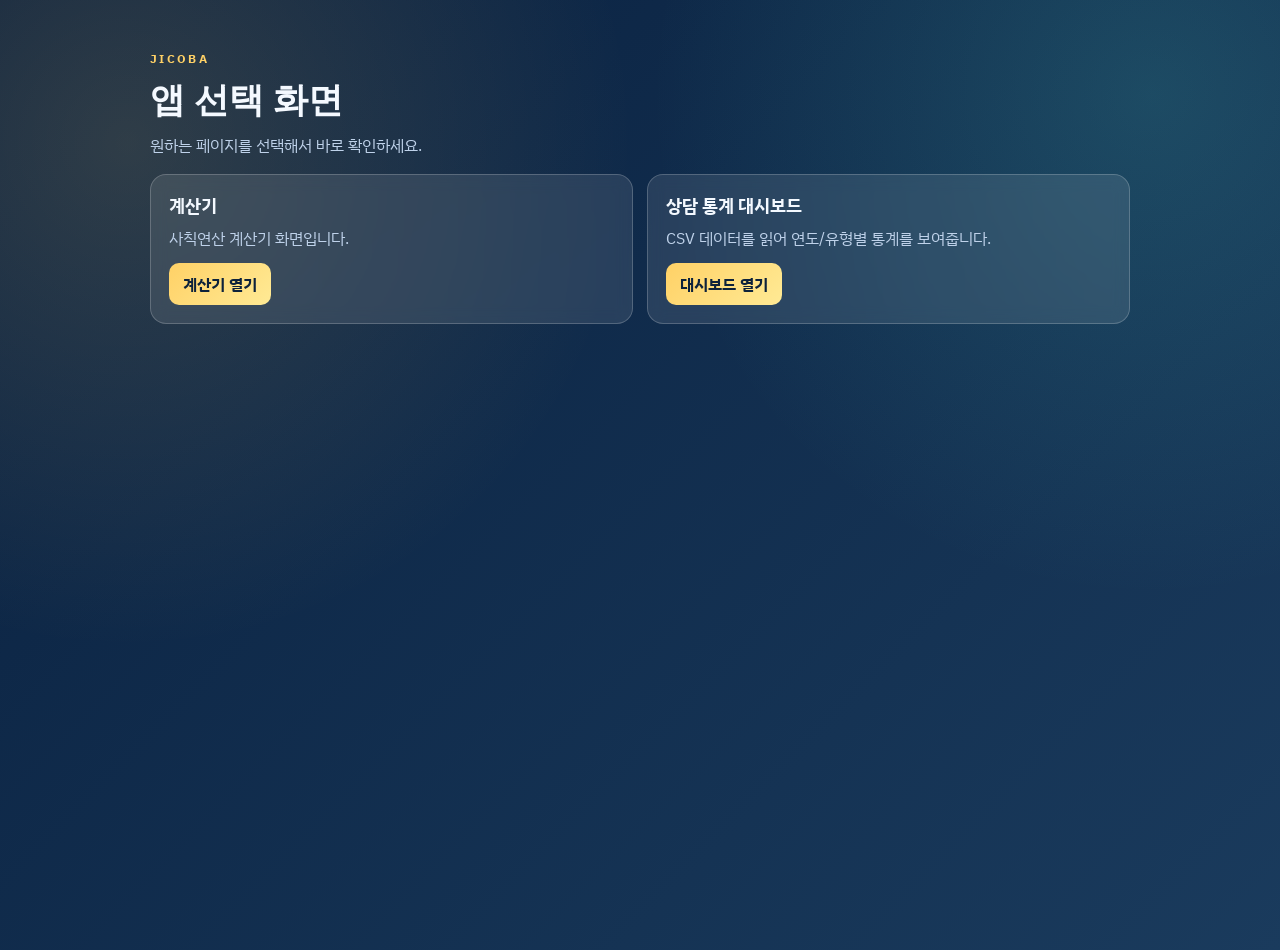
<file: index.html>
﻿<!doctype html>
<html lang="ko">
<head>
  <meta charset="UTF-8" />
  <meta name="viewport" content="width=device-width, initial-scale=1.0" />
  <title>Jicoba Data Apps</title>
  <link rel="stylesheet" href="home.css" />
</head>
<body>
  <main class="home">
    <header class="hero">
      <p class="eyebrow">JICOBA</p>
      <h1>앱 선택 화면</h1>
      <p class="desc">원하는 페이지를 선택해서 바로 확인하세요.</p>
    </header>

    <section class="card-grid" aria-label="앱 목록">
      <article class="card">
        <h2>계산기</h2>
        <p>사칙연산 계산기 화면입니다.</p>
        <a class="btn" href="/calculator">계산기 열기</a>
      </article>
      <article class="card">
        <h2>상담 통계 대시보드</h2>
        <p>CSV 데이터를 읽어 연도/유형별 통계를 보여줍니다.</p>
        <a class="btn" href="/dashboard">대시보드 열기</a>
      </article>
    </section>
  </main>
</body>
</html>
</file>
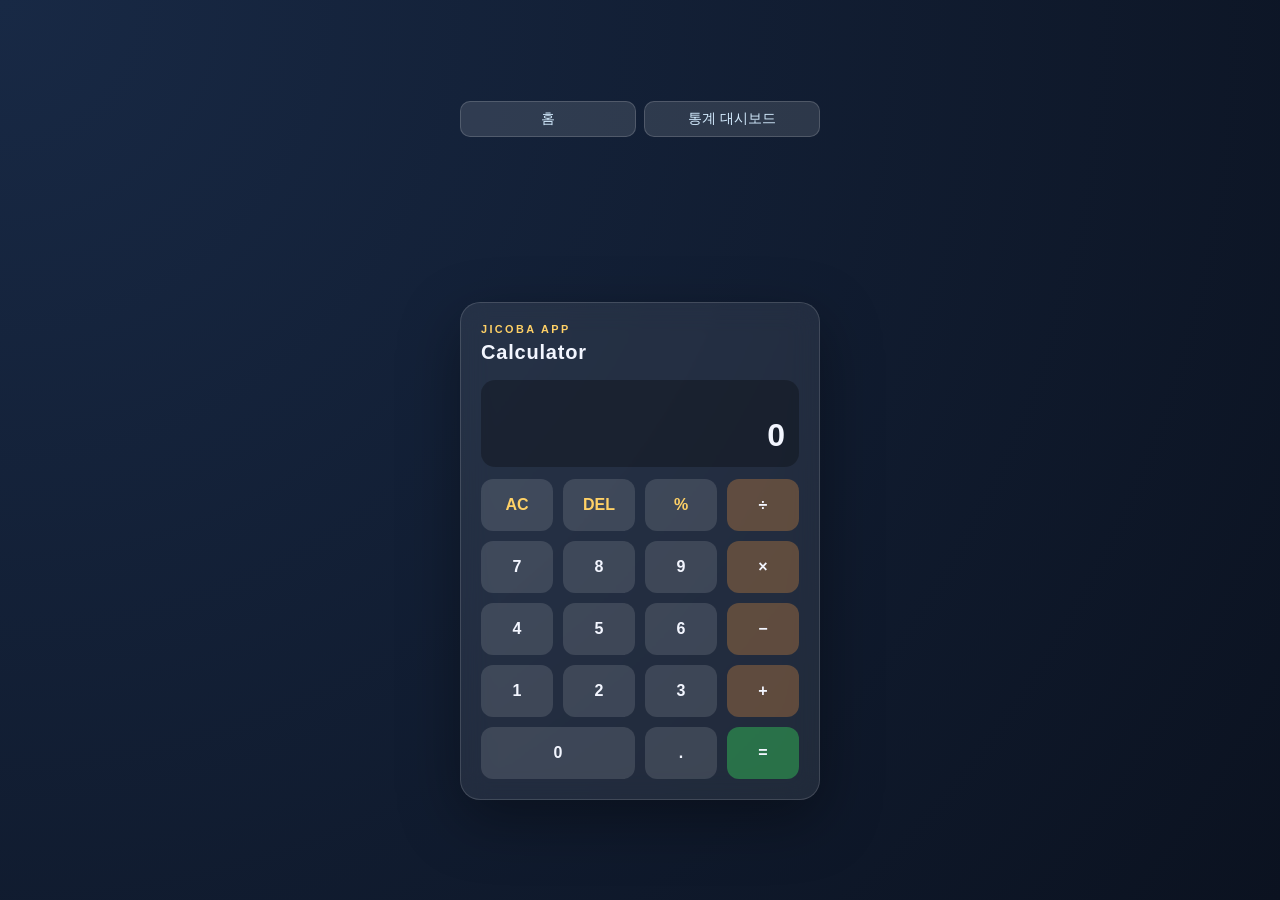
<file: calculator.html>
﻿<!doctype html>
<html lang="ko">
<head>
  <meta charset="UTF-8" />
  <meta name="viewport" content="width=device-width, initial-scale=1.0" />
  <title>Jicoba Calculator</title>
  <link rel="stylesheet" href="calculator.css" />
</head>
<body>
  <main class="page">
    <nav class="top-nav" aria-label="페이지 이동">
      <a href="/">홈</a>
      <a href="/dashboard">통계 대시보드</a>
    </nav>

    <section class="calc" aria-label="계산기">
      <header class="title-wrap">
        <p class="eyebrow">JICOBA APP</p>
        <h1>Calculator</h1>
      </header>

      <div class="display-wrap">
        <div id="history" class="history" aria-live="polite"></div>
        <input id="display" class="display" type="text" value="0" readonly />
      </div>

      <div class="keys" role="group" aria-label="Calculator buttons">
        <button data-action="clear" class="btn func">AC</button>
        <button data-action="delete" class="btn func">DEL</button>
        <button data-value="%" class="btn func">%</button>
        <button data-value="/" class="btn op">÷</button>

        <button data-value="7" class="btn">7</button>
        <button data-value="8" class="btn">8</button>
        <button data-value="9" class="btn">9</button>
        <button data-value="*" class="btn op">×</button>

        <button data-value="4" class="btn">4</button>
        <button data-value="5" class="btn">5</button>
        <button data-value="6" class="btn">6</button>
        <button data-value="-" class="btn op">−</button>

        <button data-value="1" class="btn">1</button>
        <button data-value="2" class="btn">2</button>
        <button data-value="3" class="btn">3</button>
        <button data-value="+" class="btn op">+</button>

        <button data-value="0" class="btn zero">0</button>
        <button data-value="." class="btn">.</button>
        <button data-action="equals" class="btn eq">=</button>
      </div>
    </section>
  </main>

  <script src="calculator.js"></script>
</body>
</html>
</file>
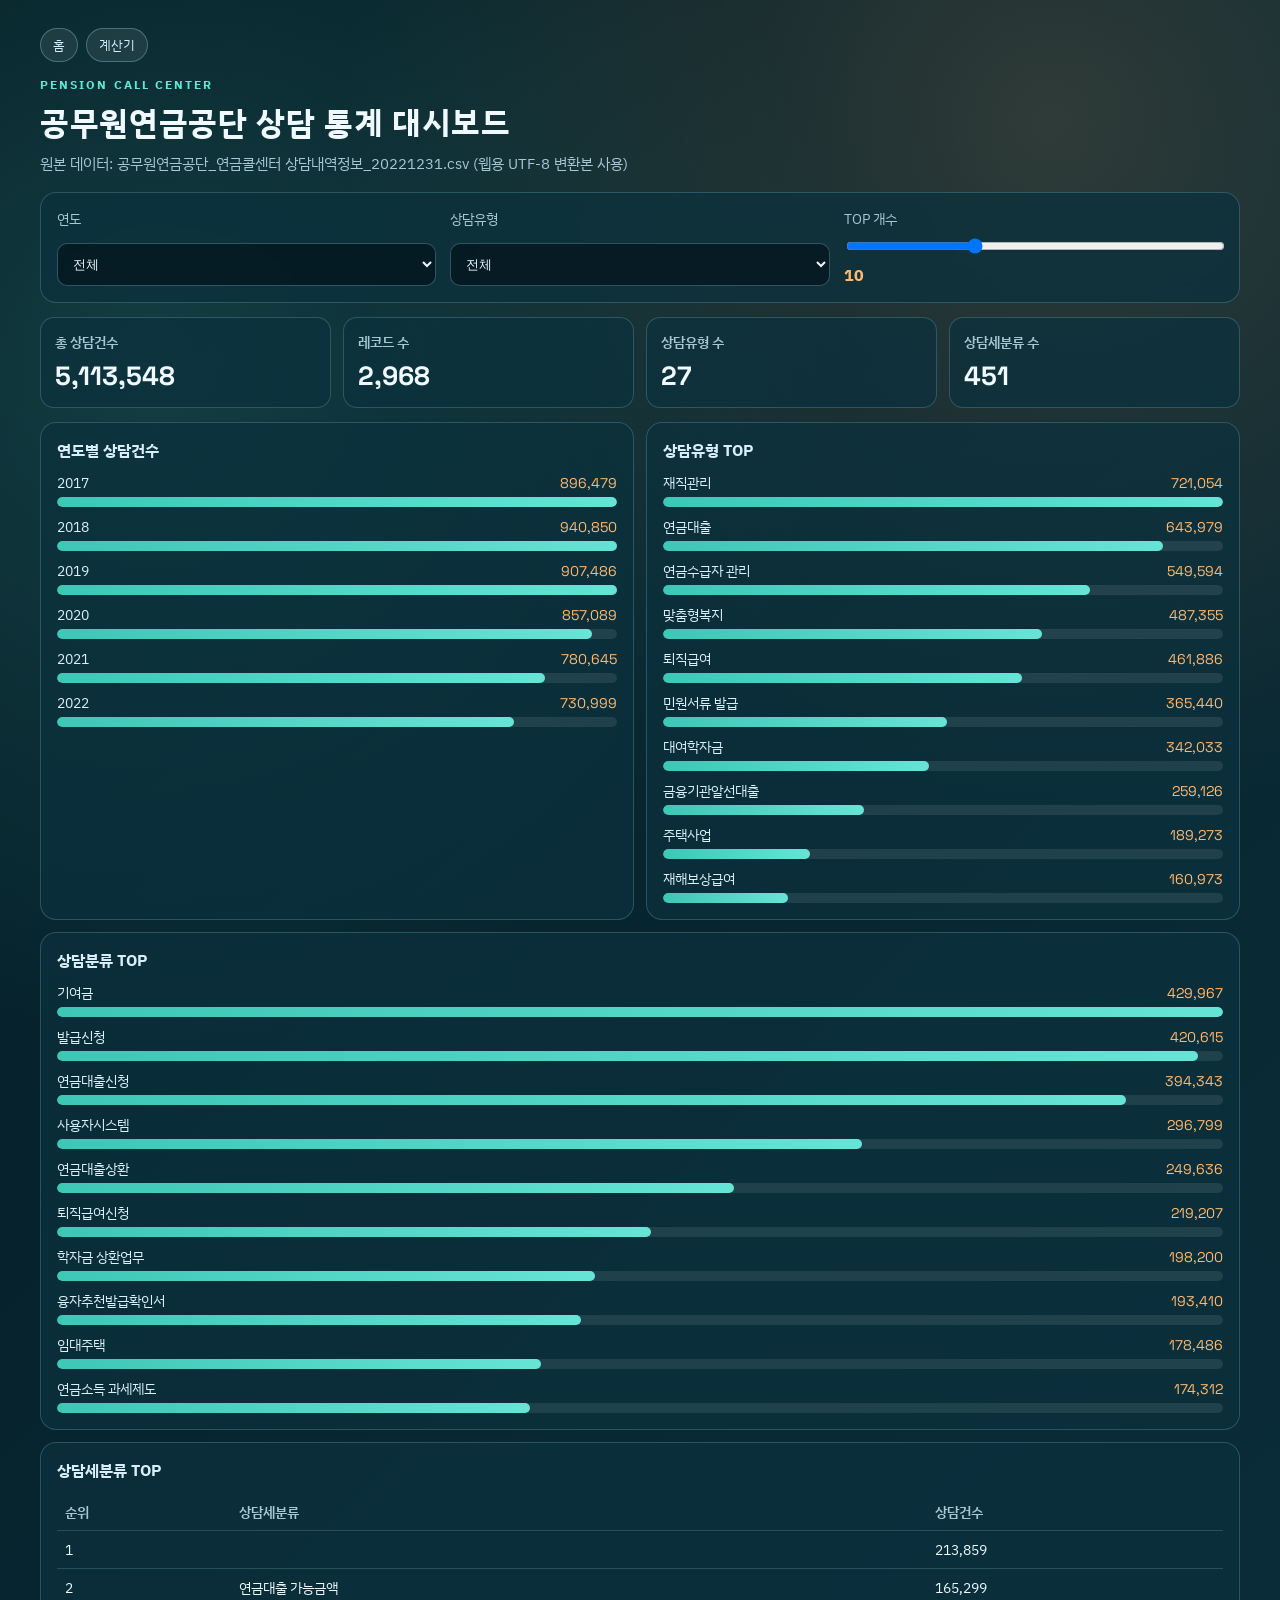
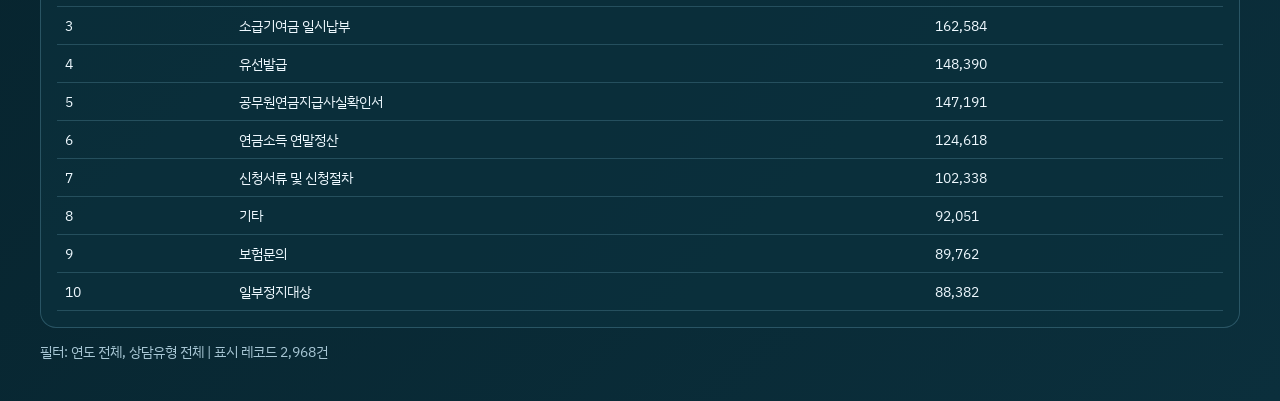
<file: dashboard.html>
﻿<!doctype html>
<html lang="ko">
<head>
  <meta charset="UTF-8" />
  <meta name="viewport" content="width=device-width, initial-scale=1.0" />
  <title>공무원연금공단 상담 통계 대시보드</title>
  <link rel="stylesheet" href="style.css" />
</head>
<body>
  <main class="dashboard">
    <nav class="page-nav" aria-label="페이지 이동">
      <a href="/">홈</a>
      <a href="/calculator">계산기</a>
    </nav>

    <header class="hero reveal">
      <p class="eyebrow">PENSION CALL CENTER</p>
      <h1>공무원연금공단 상담 통계 대시보드</h1>
      <p class="hero-sub">원본 데이터: 공무원연금공단_연금콜센터 상담내역정보_20221231.csv (웹용 UTF-8 변환본 사용)</p>
    </header>

    <section class="panel filters reveal delay-1" aria-label="필터 영역">
      <div class="field">
        <label for="yearFilter">연도</label>
        <select id="yearFilter"></select>
      </div>
      <div class="field">
        <label for="typeFilter">상담유형</label>
        <select id="typeFilter"></select>
      </div>
      <div class="field">
        <label for="topN">TOP 개수</label>
        <input id="topN" type="range" min="5" max="20" value="10" />
        <span id="topNValue">10</span>
      </div>
    </section>

    <section class="kpis reveal delay-2" aria-label="핵심 지표">
      <article class="kpi-card">
        <h2>총 상담건수</h2>
        <p id="kpiTotal" class="kpi-value">-</p>
      </article>
      <article class="kpi-card">
        <h2>레코드 수</h2>
        <p id="kpiRows" class="kpi-value">-</p>
      </article>
      <article class="kpi-card">
        <h2>상담유형 수</h2>
        <p id="kpiTypes" class="kpi-value">-</p>
      </article>
      <article class="kpi-card">
        <h2>상담세분류 수</h2>
        <p id="kpiSubTypes" class="kpi-value">-</p>
      </article>
    </section>

    <section class="grid reveal delay-3">
      <article class="panel chart-panel">
        <h2>연도별 상담건수</h2>
        <div id="yearBars" class="bar-list"></div>
      </article>
      <article class="panel chart-panel">
        <h2>상담유형 TOP</h2>
        <div id="typeBars" class="bar-list"></div>
      </article>
      <article class="panel chart-panel wide">
        <h2>상담분류 TOP</h2>
        <div id="classBars" class="bar-list"></div>
      </article>
      <article class="panel chart-panel wide">
        <h2>상담세분류 TOP</h2>
        <div class="table-wrap">
          <table>
            <thead>
              <tr>
                <th>순위</th>
                <th>상담세분류</th>
                <th>상담건수</th>
              </tr>
            </thead>
            <tbody id="subtypeTable"></tbody>
          </table>
        </div>
      </article>
    </section>

    <p id="status" class="status">데이터를 불러오는 중...</p>
  </main>

  <script src="script.js"></script>
</body>
</html>
</file>
<file: home.css>
﻿@import url("https://fonts.googleapis.com/css2?family=Space+Grotesk:wght@600;700&family=IBM+Plex+Sans+KR:wght@400;600;700&display=swap");

:root {
  --bg-1: #09203f;
  --bg-2: #1a3b5d;
  --card: rgba(255, 255, 255, 0.1);
  --card-border: rgba(255, 255, 255, 0.2);
  --text: #f4f9ff;
  --muted: #bfd2ea;
  --accent: #ffd166;
}

* { box-sizing: border-box; }

body {
  margin: 0;
  min-height: 100vh;
  color: var(--text);
  font-family: "IBM Plex Sans KR", "Malgun Gothic", sans-serif;
  background:
    radial-gradient(circle at 10% 15%, rgba(255, 209, 102, 0.15), transparent 36%),
    radial-gradient(circle at 90% 10%, rgba(89, 234, 214, 0.15), transparent 35%),
    linear-gradient(135deg, var(--bg-1), var(--bg-2));
}

.home {
  width: min(980px, calc(100% - 28px));
  margin: 50px auto;
}

.hero {
  margin-bottom: 18px;
}

.eyebrow {
  margin: 0 0 10px;
  font-size: 0.72rem;
  font-weight: 700;
  letter-spacing: 0.2em;
  color: var(--accent);
}

h1 {
  margin: 0;
  font-size: clamp(1.45rem, 3vw, 2.2rem);
  font-family: "Space Grotesk", sans-serif;
}

.desc {
  margin: 10px 0 0;
  color: var(--muted);
}

.card-grid {
  display: grid;
  grid-template-columns: repeat(2, minmax(0, 1fr));
  gap: 14px;
}

.card {
  padding: 18px;
  border-radius: 16px;
  border: 1px solid var(--card-border);
  background: var(--card);
  backdrop-filter: blur(8px);
}

.card h2 {
  margin: 0;
  font-size: 1.1rem;
}

.card p {
  margin: 10px 0 14px;
  color: var(--muted);
}

.btn {
  display: inline-block;
  padding: 10px 14px;
  border-radius: 10px;
  text-decoration: none;
  font-weight: 700;
  color: #0d223b;
  background: linear-gradient(135deg, #ffd166, #ffea95);
}

@media (max-width: 720px) {
  .home {
    margin-top: 26px;
  }

  .card-grid {
    grid-template-columns: 1fr;
  }
}
</file>
<file: calculator.css>
﻿:root {
  --bg-1: #0b1220;
  --bg-2: #182945;
  --card: rgba(255, 255, 255, 0.08);
  --text: #f3f6ff;
  --muted: #9db0d1;
  --btn: rgba(255, 255, 255, 0.12);
  --btn-hover: rgba(255, 255, 255, 0.2);
  --op: #ff9f43;
  --eq: #34c759;
}

* { box-sizing: border-box; }

body {
  margin: 0;
  min-height: 100vh;
  font-family: "Segoe UI", "Noto Sans KR", sans-serif;
  color: var(--text);
  background: radial-gradient(circle at top left, var(--bg-2), var(--bg-1));
}

.page {
  min-height: 100vh;
  display: grid;
  place-items: center;
  padding: 24px;
  gap: 12px;
}

.top-nav {
  width: min(100%, 360px);
  display: flex;
  gap: 8px;
}

.top-nav a {
  flex: 1;
  text-align: center;
  text-decoration: none;
  color: #d4ecff;
  background: rgba(255, 255, 255, 0.12);
  border: 1px solid rgba(255, 255, 255, 0.16);
  border-radius: 10px;
  padding: 8px;
  font-size: 0.86rem;
}

.calc {
  width: min(100%, 360px);
  padding: 20px;
  border-radius: 20px;
  background: var(--card);
  backdrop-filter: blur(14px);
  border: 1px solid rgba(255, 255, 255, 0.14);
  box-shadow: 0 20px 60px rgba(0, 0, 0, 0.35);
}

.title-wrap {
  margin: 0 0 16px;
}

.eyebrow {
  margin: 0 0 6px;
  font-size: 0.68rem;
  letter-spacing: 0.22em;
  color: #ffd166;
  font-weight: 700;
}

h1 {
  margin: 0;
  font-size: 1.25rem;
  letter-spacing: 0.04em;
  color: var(--text);
}

.display-wrap {
  margin-bottom: 12px;
  padding: 12px;
  border-radius: 14px;
  background: rgba(0, 0, 0, 0.28);
}

.history {
  min-height: 20px;
  text-align: right;
  color: var(--muted);
  font-size: 0.85rem;
  margin-bottom: 4px;
  overflow: hidden;
  text-overflow: ellipsis;
}

.display {
  width: 100%;
  border: 0;
  background: transparent;
  color: var(--text);
  text-align: right;
  font-size: 2rem;
  font-weight: 700;
}

.display:focus { outline: none; }

.keys {
  display: grid;
  grid-template-columns: repeat(4, 1fr);
  gap: 10px;
}

.btn {
  border: 0;
  border-radius: 12px;
  height: 52px;
  font-size: 1rem;
  font-weight: 600;
  color: var(--text);
  background: var(--btn);
  cursor: pointer;
  transition: transform 0.06s ease, background 0.18s ease;
}

.btn:hover { background: var(--btn-hover); }
.btn:active { transform: scale(0.97); }

.func { color: #ffd166; }
.op { background: color-mix(in srgb, var(--op) 28%, transparent); }
.eq { background: color-mix(in srgb, var(--eq) 45%, transparent); }
.zero { grid-column: span 2; }

@media (max-width: 380px) {
  .calc { padding: 14px; }
  .btn { height: 48px; }
}
</file>
<file: style.css>
﻿@import url("https://fonts.googleapis.com/css2?family=IBM+Plex+Sans+KR:wght@400;600;700&family=Space+Grotesk:wght@600;700&display=swap");

:root {
  --bg-a: #041c24;
  --bg-b: #0b2f3c;
  --panel: rgba(11, 49, 61, 0.74);
  --panel-border: rgba(148, 211, 235, 0.23);
  --text: #eff9ff;
  --muted: #a8c7d5;
  --accent: #5eead4;
  --accent-2: #ffb870;
  --bar: #3dc7b6;
  --bar-soft: rgba(255, 255, 255, 0.09);
}

* {
  box-sizing: border-box;
}

body {
  margin: 0;
  min-height: 100vh;
  font-family: "IBM Plex Sans KR", "Malgun Gothic", sans-serif;
  color: var(--text);
  background:
    radial-gradient(circle at 12% 18%, rgba(94, 234, 212, 0.15), transparent 35%),
    radial-gradient(circle at 82% 6%, rgba(255, 184, 112, 0.16), transparent 33%),
    linear-gradient(135deg, var(--bg-a), var(--bg-b));
}

.dashboard {
  width: min(1200px, 100% - 32px);
  margin: 28px auto 40px;
}

.page-nav {
  display: inline-flex;
  gap: 8px;
  margin-bottom: 14px;
}

.page-nav a {
  text-decoration: none;
  color: #d4ecff;
  border: 1px solid rgba(148, 211, 235, 0.35);
  background: rgba(255, 255, 255, 0.08);
  padding: 7px 12px;
  border-radius: 999px;
  font-size: 0.82rem;
}

.hero {
  margin-bottom: 18px;
}

.eyebrow {
  margin: 0 0 8px;
  color: var(--accent);
  letter-spacing: 0.18em;
  font-weight: 700;
  font-size: 0.72rem;
}

h1 {
  margin: 0;
  font-family: "Space Grotesk", "IBM Plex Sans KR", sans-serif;
  font-size: clamp(1.2rem, 2.7vw, 2rem);
  letter-spacing: 0.02em;
}

.hero-sub {
  margin: 10px 0 0;
  color: var(--muted);
  font-size: 0.92rem;
}

.panel {
  background: var(--panel);
  border: 1px solid var(--panel-border);
  border-radius: 16px;
  padding: 16px;
  backdrop-filter: blur(10px);
}

.filters {
  display: grid;
  gap: 14px;
  grid-template-columns: repeat(3, minmax(0, 1fr));
  margin-bottom: 14px;
}

.field {
  display: grid;
  gap: 8px;
}

label {
  color: var(--muted);
  font-size: 0.86rem;
}

select,
input[type="range"] {
  width: 100%;
}

select {
  background: rgba(5, 23, 30, 0.8);
  color: var(--text);
  border: 1px solid rgba(148, 211, 235, 0.3);
  border-radius: 10px;
  padding: 9px 11px;
}

#topNValue {
  color: var(--accent-2);
  font-weight: 700;
}

.kpis {
  display: grid;
  gap: 12px;
  grid-template-columns: repeat(4, minmax(0, 1fr));
  margin-bottom: 14px;
}

.kpi-card {
  background: var(--panel);
  border: 1px solid var(--panel-border);
  border-radius: 14px;
  padding: 14px;
}

.kpi-card h2 {
  margin: 0;
  font-size: 0.86rem;
  color: var(--muted);
  font-weight: 600;
}

.kpi-value {
  margin: 8px 0 0;
  font-size: clamp(1.1rem, 2.7vw, 1.65rem);
  font-family: "Space Grotesk", sans-serif;
  font-weight: 700;
}

.grid {
  display: grid;
  grid-template-columns: repeat(2, minmax(0, 1fr));
  gap: 12px;
}

.wide {
  grid-column: span 2;
}

.chart-panel h2 {
  margin: 0 0 12px;
  font-size: 0.98rem;
  color: #d9eef8;
}

.bar-list {
  display: grid;
  gap: 10px;
}

.bar-row {
  display: grid;
  gap: 5px;
}

.bar-meta {
  display: flex;
  align-items: baseline;
  justify-content: space-between;
  gap: 12px;
}

.bar-label {
  color: #daf1fb;
  font-size: 0.88rem;
}

.bar-value {
  color: var(--accent-2);
  font-family: "Space Grotesk", sans-serif;
  font-size: 0.88rem;
}

.bar-track {
  height: 10px;
  width: 100%;
  background: var(--bar-soft);
  border-radius: 999px;
  overflow: hidden;
}

.bar-fill {
  height: 100%;
  border-radius: 999px;
  background: linear-gradient(90deg, var(--bar), #66e4d6);
  transform-origin: left center;
  animation: grow 600ms ease both;
}

.table-wrap {
  overflow-x: auto;
}

table {
  width: 100%;
  border-collapse: collapse;
  font-size: 0.9rem;
}

th,
td {
  padding: 9px 8px;
  border-bottom: 1px solid rgba(148, 211, 235, 0.2);
  text-align: left;
}

th {
  color: var(--muted);
  font-weight: 600;
}

tbody tr:hover {
  background: rgba(94, 234, 212, 0.08);
}

.status {
  margin: 14px 0 0;
  color: var(--muted);
  font-size: 0.88rem;
}

.reveal {
  opacity: 0;
  transform: translateY(14px);
  animation: reveal 700ms ease forwards;
}

.delay-1 { animation-delay: 90ms; }
.delay-2 { animation-delay: 170ms; }
.delay-3 { animation-delay: 240ms; }

@keyframes reveal {
  to {
    opacity: 1;
    transform: translateY(0);
  }
}

@keyframes grow {
  from { transform: scaleX(0); }
  to { transform: scaleX(1); }
}

@media (max-width: 980px) {
  .filters {
    grid-template-columns: 1fr 1fr;
  }

  .kpis {
    grid-template-columns: repeat(2, minmax(0, 1fr));
  }
}

@media (max-width: 700px) {
  .dashboard {
    width: calc(100% - 20px);
    margin-top: 16px;
  }

  .page-nav {
    width: 100%;
  }

  .page-nav a {
    flex: 1;
    text-align: center;
  }

  .filters {
    grid-template-columns: 1fr;
  }

  .grid {
    grid-template-columns: 1fr;
  }

  .wide {
    grid-column: span 1;
  }
}
</file>
